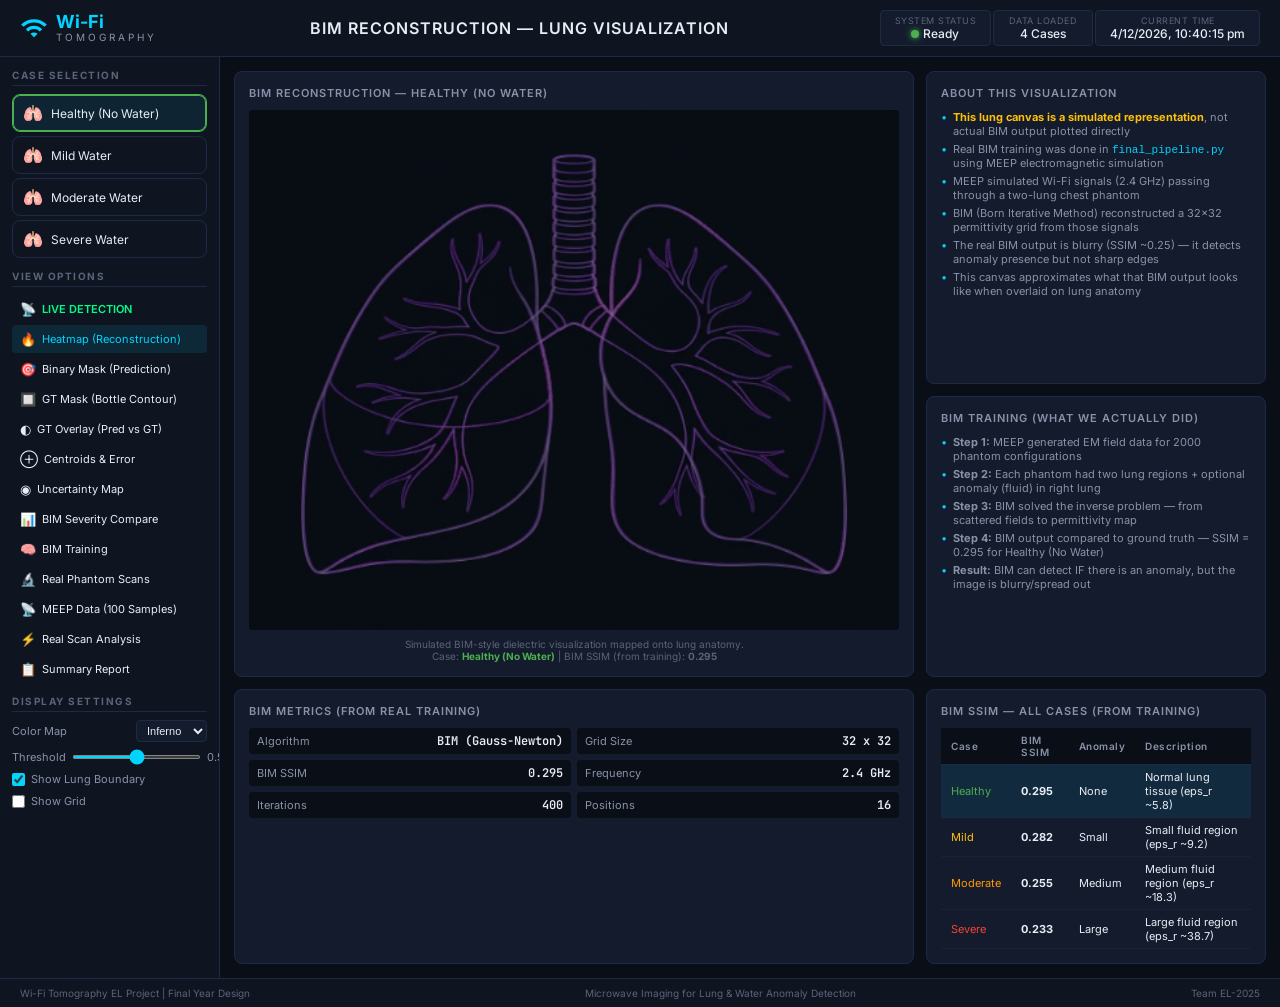
<file: dashboard/index.html>
<!DOCTYPE html>
<html lang="en">
<head>
    <meta charset="UTF-8">
    <meta name="viewport" content="width=device-width, initial-scale=1.0">
    <title>Wi-Fi Tomography — Lung & Water Anomaly Detection</title>
    <link rel="stylesheet" href="style.css">
    <link href="https://fonts.googleapis.com/css2?family=Inter:wght@300;400;500;600;700&family=JetBrains+Mono:wght@400;500&display=swap" rel="stylesheet">
</head>
<body>
    <!-- ═══ HEADER ═══ -->
    <header class="top-bar">
        <div class="logo">
            <svg class="wifi-icon" viewBox="0 0 24 24" width="28" height="28"><path d="M1 9l2 2c4.97-4.97 13.03-4.97 18 0l2-2C16.93 2.93 7.08 2.93 1 9zm8 8l3 3 3-3a4.237 4.237 0 00-6 0zm-4-4l2 2a7.074 7.074 0 0110 0l2-2C15.14 9.14 8.87 9.14 5 13z" fill="#00d4ff"/></svg>
            <div>
                <span class="logo-title">Wi-Fi</span>
                <span class="logo-sub">TOMOGRAPHY</span>
            </div>
        </div>
        <h1 class="page-title" id="pageTitle">RECONSTRUCTION (DIELECTRIC MAP)</h1>
        <p class="page-subtitle" id="pageSubtitle">Microwave Tomographic Reconstruction of Lung</p>
        <div class="status-bar">
            <div class="status-item"><span class="label">System Status</span><span class="value"><span class="dot green"></span> Ready</span></div>
            <div class="status-item"><span class="label">Data Loaded</span><span class="value">4 Cases</span></div>
            <div class="status-item"><span class="label">Current Time</span><span class="value" id="currentTime">--</span></div>
        </div>
    </header>

    <div class="main-layout">
        <!-- ═══ LEFT SIDEBAR ═══ -->
        <aside class="sidebar">
            <section class="sidebar-section">
                <h3>CASE SELECTION</h3>
                <div class="case-buttons">
                    <button class="case-btn active" data-case="healthy" style="--accent:#4CAF50"><span class="lung-icon">🫁</span> Healthy (No Water)</button>
                    <button class="case-btn" data-case="mild" style="--accent:#FFC107"><span class="lung-icon">🫁</span> Mild Water</button>
                    <button class="case-btn" data-case="moderate" style="--accent:#FF9800"><span class="lung-icon">🫁</span> Moderate Water</button>
                    <button class="case-btn" data-case="severe" style="--accent:#f44336"><span class="lung-icon">🫁</span> Severe Water</button>
                </div>
            </section>
            <section class="sidebar-section">
                <h3>VIEW OPTIONS</h3>
                <div class="view-options">
                    <label class="view-radio" data-view="live" style="color:#00ff88;font-weight:600"><input type="radio" name="view" value="live"> <span class="icon">📡</span> LIVE DETECTION</label>
                    <label class="view-radio active" data-view="heatmap"><input type="radio" name="view" value="heatmap" checked> <span class="icon">🔥</span> Heatmap (Reconstruction)</label>
                    <label class="view-radio" data-view="binary"><input type="radio" name="view" value="binary"> <span class="icon">🎯</span> Binary Mask (Prediction)</label>
                    <label class="view-radio" data-view="gtmask"><input type="radio" name="view" value="gtmask"> <span class="icon">🔲</span> GT Mask (Bottle Contour)</label>
                    <label class="view-radio" data-view="overlay"><input type="radio" name="view" value="overlay"> <span class="icon">◐</span> GT Overlay (Pred vs GT)</label>
                    <label class="view-radio" data-view="centroids"><input type="radio" name="view" value="centroids"> <span class="icon">⊕</span> Centroids & Error</label>
                    <label class="view-radio" data-view="uncertainty"><input type="radio" name="view" value="uncertainty"> <span class="icon">◉</span> Uncertainty Map</label>
                    <label class="view-radio" data-view="comparison"><input type="radio" name="view" value="comparison"> <span class="icon">📊</span> BIM Severity Compare</label>
                    <label class="view-radio" data-view="training"><input type="radio" name="view" value="training"> <span class="icon">🧠</span> BIM Training</label>
                    <label class="view-radio" data-view="phantom"><input type="radio" name="view" value="phantom"> <span class="icon">🔬</span> Real Phantom Scans</label>
                    <label class="view-radio" data-view="meepdata"><input type="radio" name="view" value="meepdata"> <span class="icon">📡</span> MEEP Data (100 Samples)</label>
                    <label class="view-radio" data-view="realscan"><input type="radio" name="view" value="realscan"> <span class="icon">⚡</span> Real Scan Analysis</label>
                    <label class="view-radio" data-view="summary"><input type="radio" name="view" value="summary"> <span class="icon">📋</span> Summary Report</label>
                </div>
            </section>
            <section class="sidebar-section" id="controlsSection">
                <h3>DISPLAY SETTINGS</h3>
                <div class="control-group">
                    <label>Color Map<select id="colorMap"><option>Inferno</option><option>Hot</option><option>Viridis</option><option>Plasma</option></select></label>
                    <label>Threshold<input type="range" id="threshold" min="0" max="100" value="50"><span id="threshVal">0.50</span></label>
                    <label><input type="checkbox" id="showLungBoundary" checked> Show Lung Boundary</label>
                    <label><input type="checkbox" id="showGrid"> Show Grid</label>
                </div>
            </section>
        </aside>

        <!-- ═══ MAIN CONTENT ═══ -->
        <main class="content" id="mainContent">
            <!-- Dynamically filled by JS -->
        </main>
    </div>

    <footer class="footer">
        <span>Wi-Fi Tomography EL Project | Final Year Design</span>
        <span>Microwave Imaging for Lung & Water Anomaly Detection</span>
        <span>Team EL-2025</span>
    </footer>

    <script src="lungs.js"></script>
    <script src="heatmap.js"></script>
    <script src="app.js"></script>
</body>
</html>
</file>
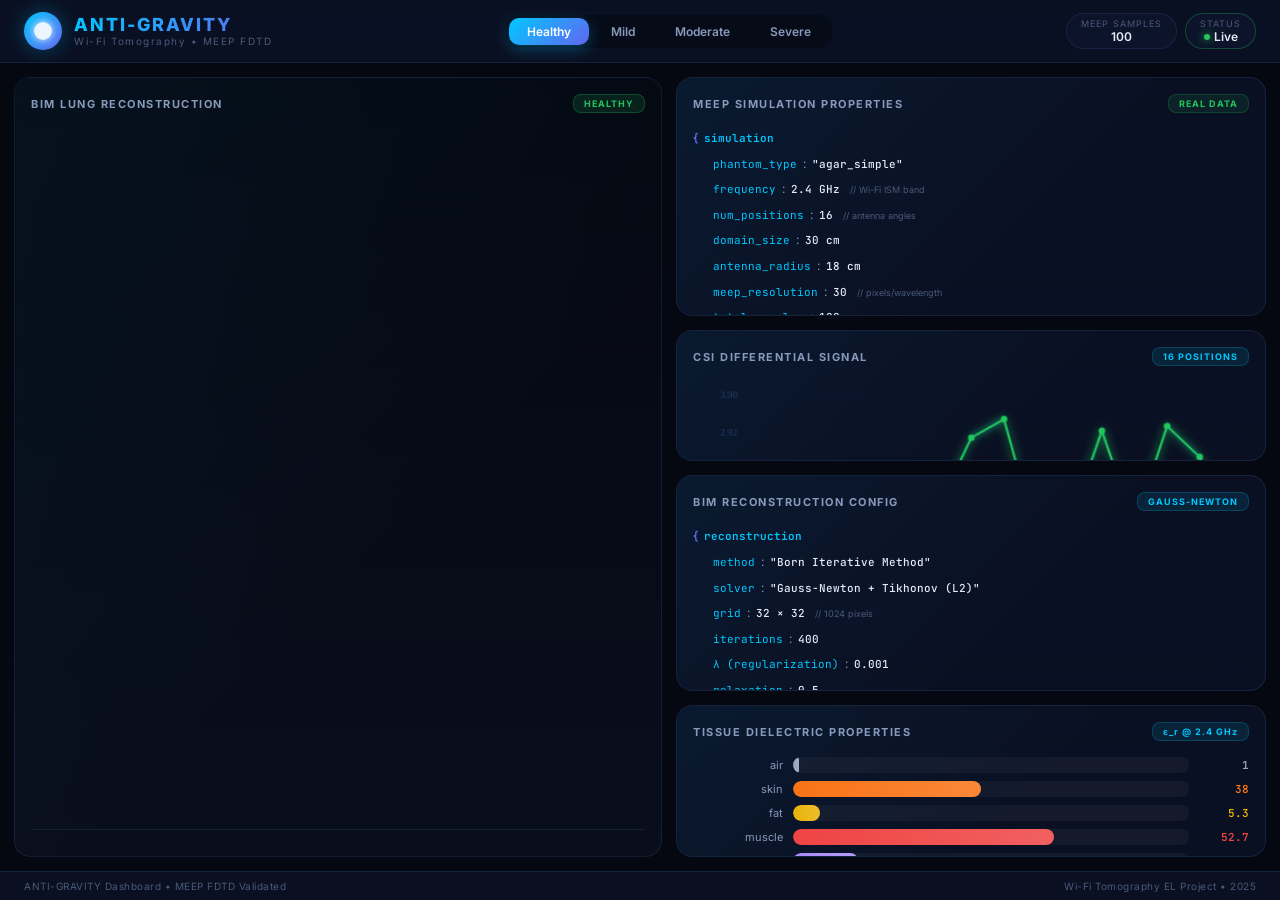
<file: dashboard/antigravity.html>
<!DOCTYPE html>
<html lang="en">
<head>
    <meta charset="UTF-8">
    <meta name="viewport" content="width=device-width, initial-scale=1.0">
    <title>ANTI-GRAVITY — Wi-Fi Tomography BIM Dashboard</title>
    <meta name="description" content="Real-time BIM reconstruction dashboard powered by MEEP FDTD simulation data">
    <link href="https://fonts.googleapis.com/css2?family=Inter:wght@300;400;500;600;700;800;900&family=JetBrains+Mono:wght@400;500;600&display=swap" rel="stylesheet">
    <link rel="stylesheet" href="antigravity.css">
</head>
<body>
    <div id="app">
        <!-- Floating particles background -->
        <canvas id="particles"></canvas>
        
        <!-- Header -->
        <header id="header">
            <div class="logo-group">
                <div class="logo-orb"><div class="orb-inner"></div></div>
                <div>
                    <span class="logo-title">ANTI-GRAVITY</span>
                    <span class="logo-sub">Wi-Fi Tomography • MEEP FDTD</span>
                </div>
            </div>
            <div class="header-center">
                <div class="severity-tabs" id="severityTabs">
                    <button class="sev-tab active" data-level="none">Healthy</button>
                    <button class="sev-tab" data-level="mild">Mild</button>
                    <button class="sev-tab" data-level="moderate">Moderate</button>
                    <button class="sev-tab" data-level="severe">Severe</button>
                </div>
            </div>
            <div class="header-right">
                <div class="stat-pill"><span class="pill-label">MEEP Samples</span><span class="pill-value" id="sampleCount">100</span></div>
                <div class="stat-pill live"><span class="pill-label">Status</span><span class="pill-value"><span class="dot-live"></span> Live</span></div>
            </div>
        </header>

        <!-- Main Grid -->
        <main id="main">
            <!-- LEFT: Lungs Visualization -->
            <section class="panel lungs-panel" id="lungsPanel">
                <div class="panel-header">
                    <h2>BIM LUNG RECONSTRUCTION</h2>
                    <span class="badge" id="lungBadge">HEALTHY</span>
                </div>
                <div class="lungs-container">
                    <canvas id="lungCanvas" width="600" height="500"></canvas>
                    <div class="lung-overlay-data" id="lungOverlay"></div>
                </div>
                <div class="lung-footer" id="lungFooter"></div>
            </section>

            <!-- RIGHT: Data Panels -->
            <section class="right-stack">
                <!-- MEEP Properties -->
                <div class="panel glass" id="meepPanel">
                    <div class="panel-header">
                        <h2>MEEP SIMULATION PROPERTIES</h2>
                        <span class="badge glass-badge">REAL DATA</span>
                    </div>
                    <div class="tree-view" id="meepTree"></div>
                </div>

                <!-- CSI Signal Chart -->
                <div class="panel glass" id="csiPanel">
                    <div class="panel-header">
                        <h2>CSI DIFFERENTIAL SIGNAL</h2>
                        <span class="badge" id="csiBadge">16 POSITIONS</span>
                    </div>
                    <canvas id="csiChart" width="500" height="180"></canvas>
                    <div class="csi-stats" id="csiStats"></div>
                </div>

                <!-- BIM Config -->
                <div class="panel glass" id="bimPanel">
                    <div class="panel-header">
                        <h2>BIM RECONSTRUCTION CONFIG</h2>
                        <span class="badge">GAUSS-NEWTON</span>
                    </div>
                    <div class="tree-view" id="bimTree"></div>
                </div>

                <!-- Tissue Properties -->
                <div class="panel glass" id="tissuePanel">
                    <div class="panel-header">
                        <h2>TISSUE DIELECTRIC PROPERTIES</h2>
                        <span class="badge">ε_r @ 2.4 GHz</span>
                    </div>
                    <div class="tissue-bars" id="tissueBars"></div>
                </div>
            </section>
        </main>

        <!-- Footer -->
        <footer id="footer">
            <span>ANTI-GRAVITY Dashboard • MEEP FDTD Validated</span>
            <span id="footerTime"></span>
            <span>Wi-Fi Tomography EL Project • 2025</span>
        </footer>
    </div>

    <script src="antigravity.js"></script>
</body>
</html>
</file>
<file: dashboard/style.css>
/* ═══════════════════════════════════════════════════════
   Wi-Fi Tomography Dashboard — Dark Theme
   ═══════════════════════════════════════════════════════ */
:root {
    --bg-primary: #0a0e17;
    --bg-secondary: #0f1520;
    --bg-card: #141b2d;
    --bg-hover: #1a2340;
    --border: #1e2a45;
    --text-primary: #e8ecf4;
    --text-secondary: #8892a8;
    --text-muted: #5a6478;
    --accent-blue: #00d4ff;
    --accent-green: #4CAF50;
    --accent-yellow: #FFC107;
    --accent-orange: #FF9800;
    --accent-red: #f44336;
    --accent-purple: #9c27b0;
    --glow-blue: 0 0 20px rgba(0,212,255,0.15);
    --radius: 8px;
}
* { margin:0; padding:0; box-sizing:border-box; }
body {
    font-family: 'Inter', sans-serif;
    background: var(--bg-primary);
    color: var(--text-primary);
    min-height: 100vh;
    display: flex;
    flex-direction: column;
    overflow-x: hidden;
}

/* ═══ HEADER ═══ */
.top-bar {
    display: flex;
    align-items: center;
    padding: 10px 20px;
    background: var(--bg-secondary);
    border-bottom: 1px solid var(--border);
    gap: 20px;
    z-index: 10;
}
.logo { display:flex; align-items:center; gap:8px; min-width:140px; }
.logo-title { font-size:18px; font-weight:700; color:var(--accent-blue); display:block; line-height:1; }
.logo-sub { font-size:10px; font-weight:400; color:var(--text-secondary); letter-spacing:3px; display:block; }
.page-title { flex:1; text-align:center; font-size:16px; font-weight:600; letter-spacing:1px; }
.page-subtitle { display:none; }
.status-bar { display:flex; gap:2px; }
.status-item {
    display:flex; flex-direction:column; align-items:center;
    padding:4px 14px;
    background: var(--bg-card);
    border: 1px solid var(--border);
    border-radius: 4px;
    min-width: 100px;
}
.status-item .label { font-size:9px; color:var(--text-muted); text-transform:uppercase; letter-spacing:0.5px; }
.status-item .value { font-size:12px; font-weight:500; display:flex; align-items:center; gap:4px; }
.dot { width:8px; height:8px; border-radius:50%; display:inline-block; }
.dot.green { background:#4CAF50; box-shadow:0 0 6px #4CAF50; }

/* ═══ LAYOUT ═══ */
.main-layout { display:flex; flex:1; overflow:hidden; }

/* ═══ SIDEBAR ═══ */
.sidebar {
    width: 220px;
    min-width: 220px;
    background: var(--bg-secondary);
    border-right: 1px solid var(--border);
    padding: 12px;
    overflow-y: auto;
    display: flex;
    flex-direction: column;
    gap: 12px;
}
.sidebar-section h3 {
    font-size: 10px;
    letter-spacing: 1.5px;
    color: var(--text-muted);
    margin-bottom: 8px;
    padding-bottom: 4px;
    border-bottom: 1px solid var(--border);
}
.case-buttons { display:flex; flex-direction:column; gap:4px; }
.case-btn {
    display:flex; align-items:center; gap:8px;
    padding: 8px 10px;
    background: transparent;
    border: 1px solid var(--border);
    border-radius: var(--radius);
    color: var(--text-primary);
    font-size: 12px;
    font-family: inherit;
    cursor: pointer;
    transition: all 0.2s;
}
.case-btn:hover { background: var(--bg-hover); }
.case-btn.active {
    background: rgba(0,212,255,0.08);
    border-color: var(--accent, var(--accent-blue));
    box-shadow: inset 0 0 0 1px var(--accent, var(--accent-blue));
}
.lung-icon { font-size:16px; }

.view-options { display:flex; flex-direction:column; gap:2px; }
.view-radio {
    display:flex; align-items:center; gap:6px;
    padding: 6px 8px;
    border-radius: 4px;
    font-size: 11px;
    cursor: pointer;
    transition: background 0.15s;
}
.view-radio:hover { background: var(--bg-hover); }
.view-radio.active { background: rgba(0,212,255,0.1); color: var(--accent-blue); }
.view-radio input { display:none; }
.view-radio .icon { font-size:13px; }

.control-group { display:flex; flex-direction:column; gap:8px; }
.control-group label {
    font-size: 11px;
    color: var(--text-secondary);
    display: flex;
    align-items: center;
    gap: 6px;
}
.control-group select {
    background: var(--bg-card);
    border: 1px solid var(--border);
    color: var(--text-primary);
    padding: 3px 6px;
    border-radius: 4px;
    font-size: 11px;
    margin-left: auto;
}
.control-group input[type="range"] {
    flex:1;
    accent-color: var(--accent-blue);
    height: 4px;
}
.control-group input[type="checkbox"] { accent-color: var(--accent-blue); }

/* ═══ MAIN CONTENT ═══ */
.content {
    flex: 1;
    padding: 14px;
    overflow-y: auto;
    display: grid;
    gap: 12px;
}

/* Card system */
.card {
    background: var(--bg-card);
    border: 1px solid var(--border);
    border-radius: var(--radius);
    padding: 14px;
    position: relative;
}
.card-title {
    font-size: 11px;
    font-weight: 600;
    letter-spacing: 1px;
    color: var(--text-secondary);
    margin-bottom: 10px;
    text-transform: uppercase;
}
.card-title .info {
    font-size: 10px;
    color: var(--text-muted);
    cursor: help;
    margin-left: 4px;
}

/* ═══ HEATMAP VIEW ═══ */
.view-heatmap {
    grid-template-columns: 2fr 1fr;
    grid-template-rows: auto auto;
}
.heatmap-main { grid-row: 1/3; position:relative; }
.heatmap-main canvas { width:100%; border-radius:4px; }
.heatmap-info { font-size:10px; color:var(--text-muted); margin-top:8px; text-align:center; }

/* Canvas containers */
.canvas-wrap {
    position: relative;
    background: #000;
    border-radius: 4px;
    overflow: hidden;
    display: flex;
    align-items: center;
    justify-content: center;
}
.canvas-wrap canvas { display:block; max-width:100%; }

/* ═══ METRICS TABLE ═══ */
.metrics-grid {
    display: grid;
    grid-template-columns: 1fr 1fr;
    gap: 6px;
}
.metric-item {
    display: flex;
    justify-content: space-between;
    align-items: center;
    padding: 5px 8px;
    background: var(--bg-primary);
    border-radius: 4px;
    font-size: 11px;
}
.metric-item .m-label { color: var(--text-secondary); }
.metric-item .m-value { font-weight: 600; font-family: 'JetBrains Mono', monospace; font-size:12px; }
.metric-item .m-value.good { color: var(--accent-green); }
.metric-item .m-value.warn { color: var(--accent-yellow); }
.metric-item .m-value.bad { color: var(--accent-red); }

/* ═══ SUMMARY TABLE ═══ */
.data-table {
    width: 100%;
    border-collapse: collapse;
    font-size: 11px;
}
.data-table th {
    background: var(--bg-primary);
    padding: 6px 10px;
    text-align: left;
    font-weight: 600;
    font-size: 10px;
    letter-spacing: 0.5px;
    color: var(--text-secondary);
    border-bottom: 1px solid var(--border);
}
.data-table td {
    padding: 5px 10px;
    border-bottom: 1px solid rgba(30,42,69,0.5);
}
.data-table tr:hover td { background: var(--bg-hover); }
.status-badge {
    padding: 2px 8px;
    border-radius: 10px;
    font-size: 10px;
    font-weight: 600;
}
.status-badge.perfect { background:rgba(76,175,80,0.15); color:#4CAF50; }
.status-badge.good { background:rgba(255,193,7,0.15); color:#FFC107; }
.status-badge.acceptable { background:rgba(255,152,0,0.15); color:#FF9800; }

/* ═══ BINARY MASK VIEW ═══ */
.view-binary {
    grid-template-columns: 1fr 1fr;
    grid-template-rows: auto auto auto;
}
.lung-grid {
    display: grid;
    grid-template-columns: 1fr 1fr;
    gap: 10px;
}
.lung-panel {
    background: var(--bg-primary);
    border-radius: var(--radius);
    padding: 10px;
    text-align: center;
    border: 1px solid var(--border);
}
.lung-panel canvas { max-width:100%; }
.lung-panel .lung-label {
    font-size: 11px;
    font-weight: 600;
    margin-bottom: 6px;
}
.lung-panel .lung-status {
    font-size: 10px;
    margin-top: 4px;
    font-weight: 500;
}
.lung-panel .lung-status.ok { color: var(--accent-green); }
.lung-panel .lung-status.detected { color: var(--accent-red); }

/* ═══ COMPARISON VIEW ═══ */
.view-comparison {
    grid-template-columns: repeat(4, 1fr);
    grid-template-rows: auto auto;
}

/* ═══ NOTES CARD ═══ */
.notes-list {
    list-style: none;
    display: flex;
    flex-direction: column;
    gap: 4px;
}
.notes-list li {
    font-size: 11px;
    color: var(--text-secondary);
    padding-left: 12px;
    position: relative;
}
.notes-list li::before {
    content: '•';
    position: absolute;
    left: 0;
    color: var(--accent-blue);
}

/* ═══ FOOTER ═══ */
.footer {
    display: flex;
    justify-content: space-between;
    padding: 8px 20px;
    background: var(--bg-secondary);
    border-top: 1px solid var(--border);
    font-size: 10px;
    color: var(--text-muted);
}

/* ═══ COLORBAR ═══ */
.colorbar {
    width: 16px;
    height: 100%;
    position: absolute;
    right: 10px;
    top: 30px;
    bottom: 30px;
    border-radius: 2px;
    border: 1px solid var(--border);
}
.colorbar-label {
    position: absolute;
    right: 32px;
    font-size: 9px;
    color: var(--text-muted);
    font-family: 'JetBrains Mono', monospace;
}

/* ═══ OVERLAY LEGEND ═══ */
.legend {
    display: flex;
    gap: 14px;
    flex-wrap: wrap;
    padding: 6px 0;
}
.legend-item {
    display: flex;
    align-items: center;
    gap: 4px;
    font-size: 10px;
    color: var(--text-secondary);
}
.legend-swatch {
    width: 12px;
    height: 12px;
    border-radius: 2px;
    border: 1px solid rgba(255,255,255,0.1);
}

/* Scrollbar */
::-webkit-scrollbar { width:6px; }
::-webkit-scrollbar-track { background:var(--bg-primary); }
::-webkit-scrollbar-thumb { background:var(--border); border-radius:3px; }
::-webkit-scrollbar-thumb:hover { background:#2a3a5c; }
</file>
<file: dashboard/antigravity.css>
/* ═══════════════════════════════════════════════════════
   ANTI-GRAVITY — Wi-Fi Tomography Dashboard
   Premium Glassmorphism Theme
   ═══════════════════════════════════════════════════════ */

:root {
    --bg: #050810;
    --bg2: #0a0f1e;
    --glass: rgba(15, 22, 45, 0.65);
    --glass-border: rgba(100, 160, 255, 0.12);
    --glass-glow: rgba(0, 180, 255, 0.06);
    --text: #e4eaf6;
    --text2: #8899bb;
    --text3: #4a5a7a;
    --accent: #00c8ff;
    --accent2: #6366f1;
    --green: #22c55e;
    --yellow: #eab308;
    --orange: #f97316;
    --red: #ef4444;
    --radius: 16px;
    --radius-sm: 10px;
}

* { margin: 0; padding: 0; box-sizing: border-box; }

body {
    font-family: 'Inter', -apple-system, sans-serif;
    background: var(--bg);
    color: var(--text);
    min-height: 100vh;
    overflow-x: hidden;
}

#app { position: relative; min-height: 100vh; display: flex; flex-direction: column; }

/* ═══ PARTICLES ═══ */
#particles {
    position: fixed; inset: 0; z-index: 0;
    pointer-events: none; opacity: 0.4;
}

/* ═══ HEADER ═══ */
#header {
    position: relative; z-index: 10;
    display: flex; align-items: center; justify-content: space-between;
    padding: 12px 24px;
    background: var(--glass);
    backdrop-filter: blur(20px) saturate(1.4);
    border-bottom: 1px solid var(--glass-border);
}

.logo-group { display: flex; align-items: center; gap: 12px; }
.logo-orb {
    width: 38px; height: 38px; border-radius: 50%;
    background: linear-gradient(135deg, var(--accent), var(--accent2));
    display: flex; align-items: center; justify-content: center;
    box-shadow: 0 0 20px rgba(0,200,255,0.3);
    animation: orbPulse 3s ease-in-out infinite;
}
.orb-inner {
    width: 18px; height: 18px; border-radius: 50%;
    background: rgba(255,255,255,0.9);
    box-shadow: 0 0 8px #fff;
}
@keyframes orbPulse {
    0%,100% { box-shadow: 0 0 20px rgba(0,200,255,0.3); transform: scale(1); }
    50% { box-shadow: 0 0 35px rgba(0,200,255,0.5); transform: scale(1.05); }
}
.logo-title {
    font-size: 18px; font-weight: 800; letter-spacing: 2px;
    background: linear-gradient(135deg, var(--accent), var(--accent2));
    -webkit-background-clip: text; -webkit-text-fill-color: transparent;
    display: block; line-height: 1.1;
}
.logo-sub { font-size: 10px; color: var(--text3); letter-spacing: 1.5px; display: block; }

.severity-tabs { display: flex; gap: 4px; background: rgba(0,0,0,0.3); padding: 3px; border-radius: 12px; }
.sev-tab {
    padding: 6px 18px; border: none; border-radius: 10px;
    font-family: inherit; font-size: 12px; font-weight: 600;
    color: var(--text2); background: transparent; cursor: pointer;
    transition: all 0.3s cubic-bezier(0.4, 0, 0.2, 1);
}
.sev-tab:hover { color: var(--text); background: rgba(255,255,255,0.05); }
.sev-tab.active { color: #fff; background: linear-gradient(135deg, var(--accent), var(--accent2)); box-shadow: 0 4px 15px rgba(0,200,255,0.3); }
.sev-tab[data-level="mild"].active { background: linear-gradient(135deg, var(--yellow), var(--orange)); box-shadow: 0 4px 15px rgba(234,179,8,0.3); }
.sev-tab[data-level="moderate"].active { background: linear-gradient(135deg, var(--orange), var(--red)); box-shadow: 0 4px 15px rgba(249,115,22,0.3); }
.sev-tab[data-level="severe"].active { background: linear-gradient(135deg, var(--red), #b91c1c); box-shadow: 0 4px 15px rgba(239,68,68,0.3); }

.header-right { display: flex; gap: 8px; }
.stat-pill {
    padding: 4px 14px; border-radius: 20px;
    background: var(--glass); border: 1px solid var(--glass-border);
    backdrop-filter: blur(10px);
    display: flex; flex-direction: column; align-items: center;
}
.stat-pill.live { border-color: rgba(34,197,94,0.3); }
.pill-label { font-size: 9px; color: var(--text3); text-transform: uppercase; letter-spacing: 1px; }
.pill-value { font-size: 12px; font-weight: 600; display: flex; align-items: center; gap: 4px; }
.dot-live { width: 6px; height: 6px; border-radius: 50%; background: var(--green); box-shadow: 0 0 8px var(--green); animation: dotBlink 2s infinite; }
@keyframes dotBlink { 0%,100% { opacity: 1; } 50% { opacity: 0.3; } }

/* ═══ MAIN LAYOUT ═══ */
#main {
    position: relative; z-index: 5;
    flex: 1; display: grid;
    grid-template-columns: 1.1fr 1fr;
    gap: 14px; padding: 14px;
}

/* ═══ PANELS ═══ */
.panel {
    background: var(--glass);
    backdrop-filter: blur(20px) saturate(1.3);
    border: 1px solid var(--glass-border);
    border-radius: var(--radius);
    padding: 16px;
    position: relative;
    overflow: hidden;
    transition: transform 0.4s cubic-bezier(0.4, 0, 0.2, 1), box-shadow 0.4s;
}
.panel::before {
    content: ''; position: absolute; inset: 0; border-radius: var(--radius);
    background: linear-gradient(135deg, var(--glass-glow), transparent 60%);
    pointer-events: none;
}
.panel:hover { transform: translateY(-2px); box-shadow: 0 8px 30px rgba(0,200,255,0.08); }

.panel-header {
    display: flex; justify-content: space-between; align-items: center;
    margin-bottom: 12px; position: relative; z-index: 1;
}
.panel-header h2 {
    font-size: 11px; font-weight: 700; letter-spacing: 1.5px;
    color: var(--text2); text-transform: uppercase;
}
.badge {
    padding: 3px 10px; border-radius: 8px; font-size: 9px; font-weight: 700;
    letter-spacing: 1px; background: rgba(0,200,255,0.1); color: var(--accent);
    border: 1px solid rgba(0,200,255,0.2);
}
.badge.glass-badge { background: rgba(34,197,94,0.1); color: var(--green); border-color: rgba(34,197,94,0.2); }

/* ═══ LUNGS PANEL ═══ */
.lungs-panel {
    grid-row: 1 / -1;
    display: flex; flex-direction: column;
    background: linear-gradient(180deg, rgba(5,8,16,0.9), rgba(10,15,30,0.95));
}
.lungs-container {
    flex: 1; position: relative;
    display: flex; align-items: center; justify-content: center;
}
.lungs-container canvas { max-width: 100%; max-height: 100%; border-radius: var(--radius-sm); }
.lung-overlay-data {
    position: absolute; bottom: 12px; left: 12px; right: 12px;
    display: flex; gap: 8px; flex-wrap: wrap;
}
.lung-footer {
    padding-top: 10px; border-top: 1px solid var(--glass-border);
    font-size: 10px; color: var(--text3); text-align: center;
}

/* ═══ RIGHT STACK ═══ */
.right-stack {
    display: flex; flex-direction: column; gap: 14px;
    overflow-y: auto; max-height: calc(100vh - 120px);
}

/* ═══ TREE VIEW ═══ */
.tree-view { position: relative; z-index: 1; }
.tree-node {
    display: flex; align-items: baseline; gap: 6px;
    padding: 3px 0; font-size: 12px; line-height: 1.6;
}
.tree-node.parent { font-weight: 600; color: var(--text); margin-top: 6px; }
.tree-node.child { padding-left: 20px; color: var(--text2); }
.tree-node.grandchild { padding-left: 40px; color: var(--text3); font-size: 11px; }
.tree-key { color: var(--accent); font-family: 'JetBrains Mono', monospace; font-size: 11px; }
.tree-val { color: var(--text); font-family: 'JetBrains Mono', monospace; font-size: 11px; font-weight: 500; }
.tree-type { font-size: 9px; color: var(--text3); margin-left: 4px; }
.tree-bracket { color: var(--accent2); font-weight: 600; }

/* ═══ CSI CHART ═══ */
#csiChart { width: 100%; border-radius: var(--radius-sm); position: relative; z-index: 1; }
.csi-stats {
    display: grid; grid-template-columns: repeat(4, 1fr); gap: 6px;
    margin-top: 8px; position: relative; z-index: 1;
}
.csi-stat {
    background: rgba(0,0,0,0.25); border-radius: 8px; padding: 6px 8px;
    text-align: center; border: 1px solid rgba(255,255,255,0.04);
}
.csi-stat .csi-label { font-size: 9px; color: var(--text3); text-transform: uppercase; letter-spacing: 0.5px; }
.csi-stat .csi-val { font-size: 13px; font-weight: 700; font-family: 'JetBrains Mono', monospace; color: var(--accent); }

/* ═══ TISSUE BARS ═══ */
.tissue-bars { position: relative; z-index: 1; }
.tissue-row {
    display: flex; align-items: center; gap: 10px;
    padding: 4px 0;
}
.tissue-name { width: 90px; font-size: 11px; color: var(--text2); text-align: right; }
.tissue-bar-bg {
    flex: 1; height: 16px; background: rgba(255,255,255,0.04);
    border-radius: 8px; overflow: hidden; position: relative;
}
.tissue-bar-fill {
    height: 100%; border-radius: 8px;
    transition: width 0.8s cubic-bezier(0.4, 0, 0.2, 1);
    position: relative;
}
.tissue-bar-fill::after {
    content: ''; position: absolute; inset: 0;
    background: linear-gradient(90deg, transparent, rgba(255,255,255,0.15));
    border-radius: 8px;
}
.tissue-val {
    width: 50px; font-size: 11px; font-weight: 600;
    font-family: 'JetBrains Mono', monospace; text-align: right;
}

/* ═══ FOOTER ═══ */
#footer {
    position: relative; z-index: 10;
    display: flex; justify-content: space-between; align-items: center;
    padding: 8px 24px;
    background: var(--glass); border-top: 1px solid var(--glass-border);
    backdrop-filter: blur(15px);
    font-size: 10px; color: var(--text3); letter-spacing: 0.5px;
}

/* ═══ MINI FLOATING PILLS (lung overlay) ═══ */
.float-pill {
    padding: 4px 10px; border-radius: 8px;
    background: rgba(0,0,0,0.6); backdrop-filter: blur(8px);
    border: 1px solid rgba(255,255,255,0.08);
    font-size: 10px; color: var(--text2);
    animation: floatIn 0.5s ease-out both;
}
.float-pill .fp-val { font-weight: 700; color: var(--accent); font-family: 'JetBrains Mono', monospace; }
@keyframes floatIn { from { opacity: 0; transform: translateY(10px); } to { opacity: 1; transform: translateY(0); } }

/* ═══ SCROLLBAR ═══ */
::-webkit-scrollbar { width: 5px; }
::-webkit-scrollbar-track { background: transparent; }
::-webkit-scrollbar-thumb { background: rgba(100,160,255,0.15); border-radius: 3px; }
::-webkit-scrollbar-thumb:hover { background: rgba(100,160,255,0.3); }

/* ═══ ANIMATIONS ═══ */
@keyframes breathe { 0%,100% { transform: scaleY(1); } 50% { transform: scaleY(1.02); } }
</file>
